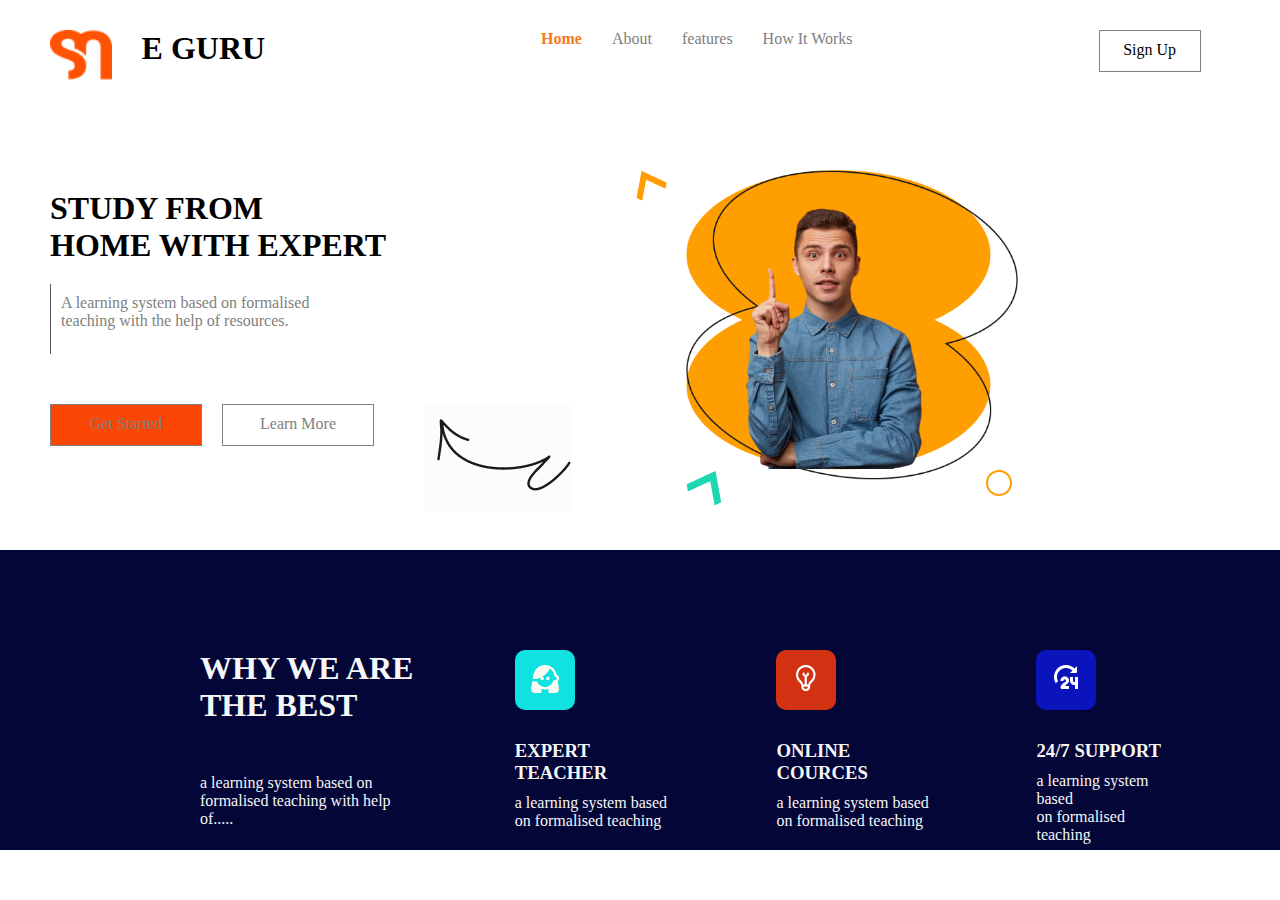
<file: Project-1/HTML/E-GURU.html>
<!DOCTYPE html>
<html lang="en">

<head>
    <meta charset="UTF-8">
    <meta name="viewport" content="width=device-width, initial-scale=1.0">
    <title>E GURU</title>
    <link rel="stylesheet" href="/Project-1/CSS/guru.css">
    <link rel="stylesheet" href="/Project-1/CSS/responsive.css">
</head>

<body>

    <div class="container">

        <!-- --------------card-1------------  -->

        <div class="card card-1">

            <img class="none" src="/Project-1/Images/menu-icon.png" alt="">
            <div class="logo">
                <img src="/Project-1/Images/logo.png" alt="">
                <h1> E GURU </h1>
            </div>
            <ul class="hide">
                <li class="bold">Home</li>
                <li>About</li>
                <li>features</li>
                <li>How It Works</li>

            </ul>
            <div class="btn">Sign Up</div>
            <img class="profile" src="/Project-1/Images/user-profile.png" alt="">

        </div>

        <!-- --------------card-2------------  -->

        <div class=" card card-2">

            <div class="flex">

                <div class="part-1">
                    <h1>STUDY FROM <br> HOME WITH EXPERT</h1>

                    <ul>
                        <div class="line"></div>
                        <p>A learning system based on formalised <br>teaching with the help of resources. </p>
                    </ul>
                </div>
                <div class="part-2">
                    <img class="orange-arrow" src="/Project-1/Images/orange-arrow.png" alt="">
                    <img class="image-bg" src="/Project-1/Images/main-image-bg.png" alt="">
                    <img class="image-pattern" src="/Project-1/Images/main-image-pattern.png" alt="">
                    <img class="main-image" src="/Project-1/Images/main-image.png" alt="">
                    <img class="green-arrow" src="/Project-1/Images/green-arrow.png" alt="">
                    <img class="circle" src="/Project-1/Images/circle.png" alt="">

                </div>

            </div>
            <div class="part-3">


                <div class="btn-1">Get Started</div>
                <div class="btn-2">Learn More</div>
                <img src="/Project-1/Images/curve-arrow.png" alt="">

            </div>

        </div>

        <!-- --------------card-3------------  -->

        <div class="card card-3">


            <div class="box-1">
                <h1>WHY WE ARE <br>THE BEST</h1>
                <p>a learning system based on <br> formalised teaching with help of.....</p>

            </div>
            <div class="box-2">
                <div class="bc-1"><img src="/Project-1/Images/vector3.png" alt=""></div>

                <h3>EXPERT TEACHER</h3>
                <P>a learning system based <br>on formalised teaching</P>

            </div>
            <div class="box-2">
                <div class="bc-2"><img src="/Project-1/Images/vector2.png" alt=""></div>
                <h3>ONLINE COURCES</h3>
                <P>a learning system based <br>on formalised teaching</P>
            </div>
            <div class="box-2">
                <div class="bc-3"><img src="/Project-1/Images/vector1.png" alt=""></div>

                <h3>24/7 SUPPORT</h3>
                <P>a learning system based <br>on formalised teaching</P>
            </div>
        </div>

    </div>
</body>

</html>
</file>
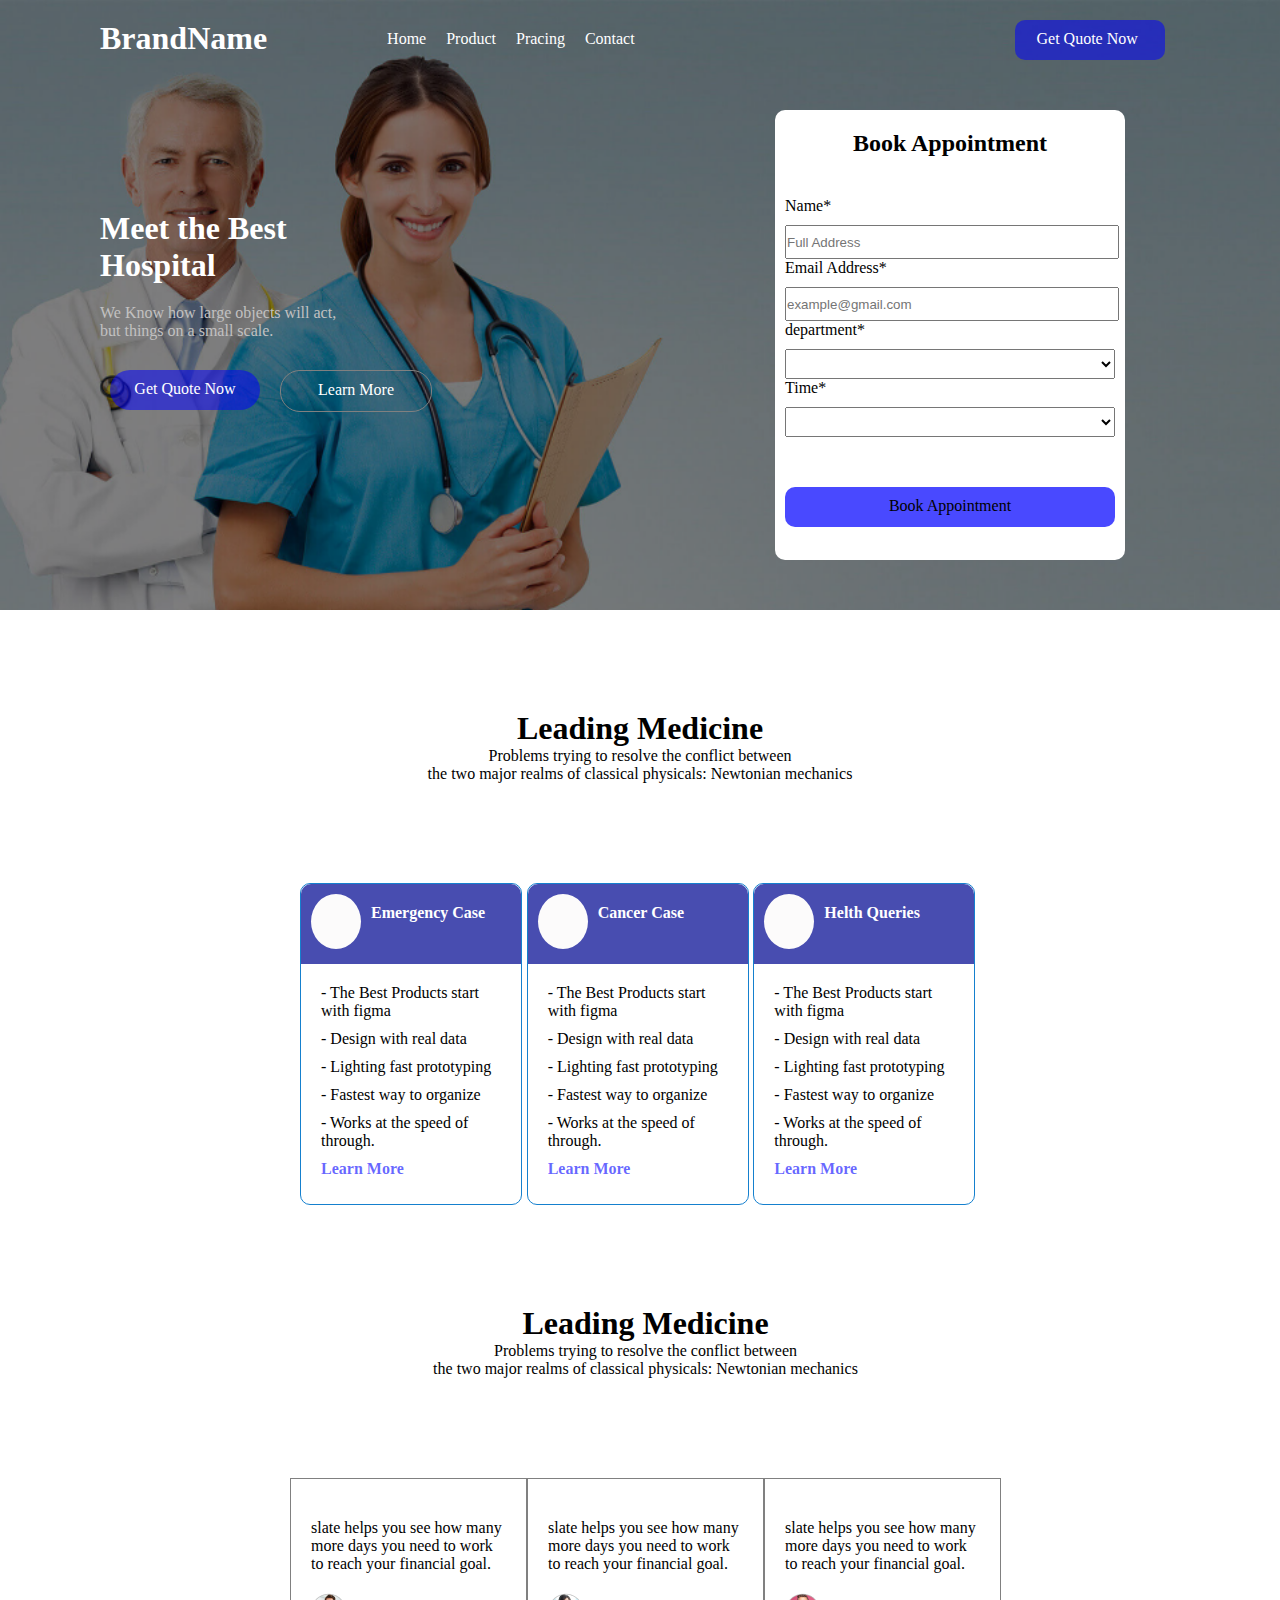
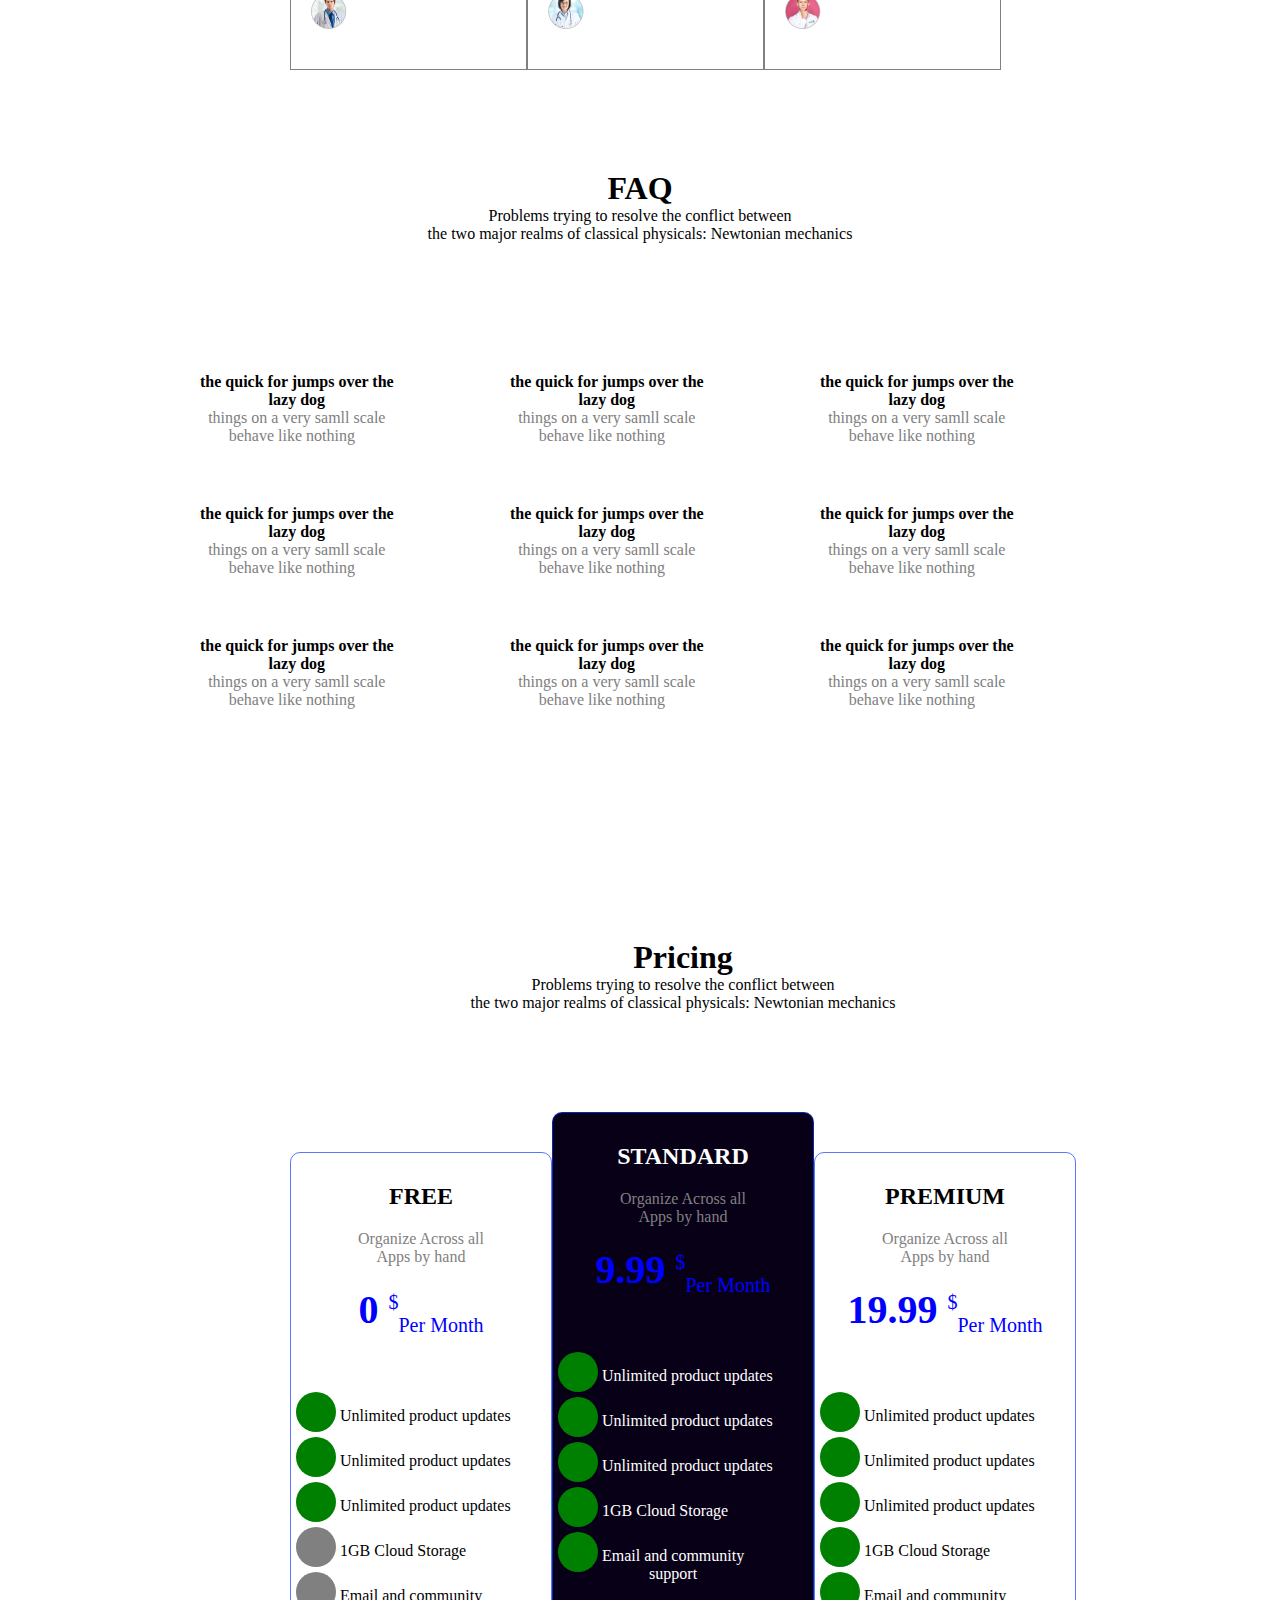
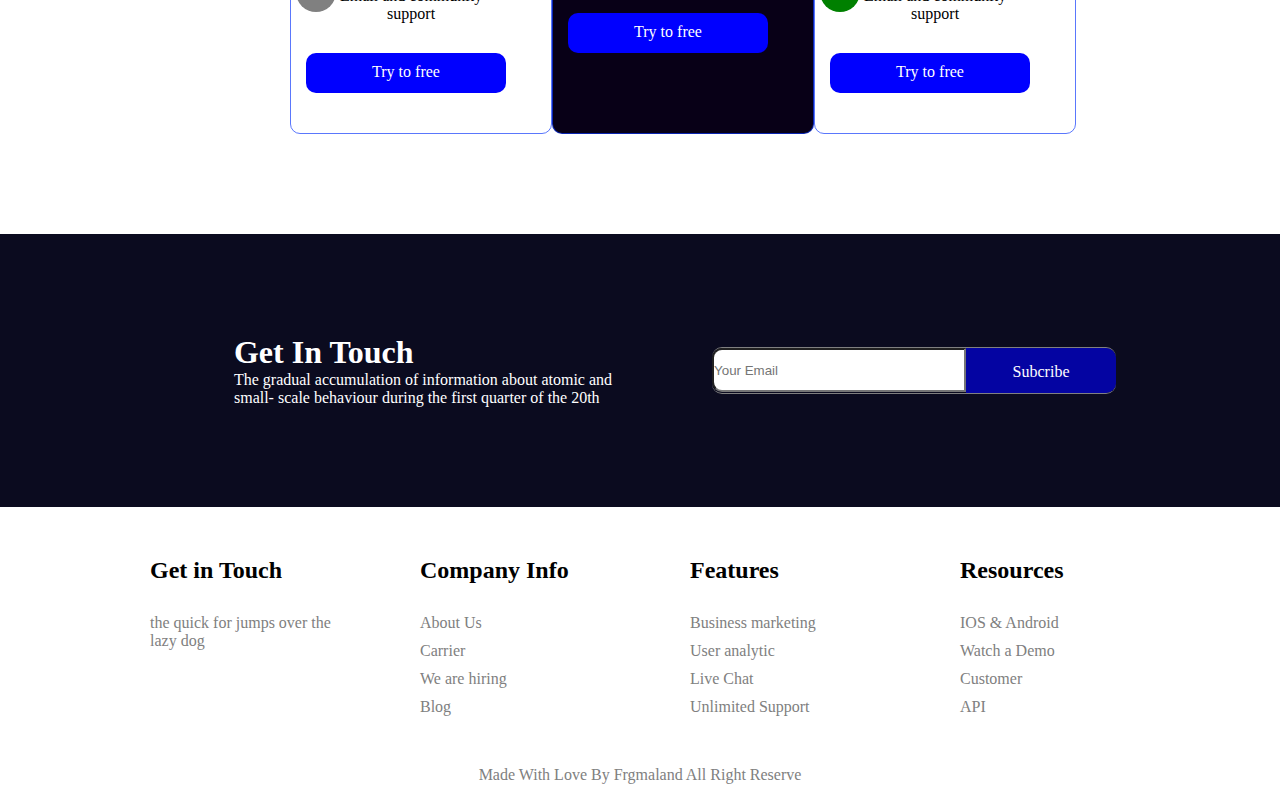
<file: Project-2/HTML/hospital.html>
<!DOCTYPE html>
<html lang="en">

<head>
    <meta charset="UTF-8">
    <meta name="viewport" content="width=device-width, initial-scale=1.0">
    <title>Hospital System</title>
    <link rel="stylesheet" href="https://cdnjs.cloudflare.com/ajax/libs/font-awesome/6.4.0/css/all.min.css"
        integrity="sha512-iecdLmaskl7CVkqkXNQ/ZH/XLlvWZOJyj7Yy7tcenmpD1ypASozpmT/E0iPtmFIB46ZmdtAc9eNBvH0H/ZpiBw=="
        crossorigin="anonymous" referrerpolicy="no-referrer" />

    <link rel="stylesheet" href="/Project-2/CSS/hospital.css">
</head>

<body>

    <div class="">
        <!------------------box-1----------------------- -->
        <div class=" box box-1">
            <nav>
                <h1>BrandName</h1>
                <ul>
                    <li>Home</li>
                    <li>Product</li>
                    <li>Pracing</li>
                    <li>Contact</li>
                </ul>
                <div class="btn">Get Quote Now <i class=" green fa-solid fa-arrow-right"></i></div>
            </nav>


            <div class="card-1">
                <h1>
                    Meet the Best <br>Hospital</h1>
                <p>We Know how large objects will act, <br>but things on a small scale.</p>

                <span>
                    <div class="btn-1">Get Quote Now</div>
                    <div class="btn-2">Learn More</div>
                </span>
            </div>


            <div class="card-2">

                <form action="#">
                    <h2>Book Appointment</h2>
                    <label for="name">Name*</label>
                    <input type="text" placeholder="Full Address" id="name">

                    <label for="email">Email Address*</label>
                    <input type="email" placeholder="example@gmail.com" id="email">

                    <span>department*</span><select name="" id="">
                        <option value=""></option>
                    </select>
                    <span>Time*</span><select name="" id="">
                        <option value=""></option>
                    </select>

                    <div class="btn-3">Book Appointment</div>

                </form>
                </form>
            </div>


        </div>


        <!-- -------------box-2----------------------- -->

        <div class="box  box-2">

            <div class="madicine">
                <h1>Leading Medicine</h1>
                <p class="h1">Problems trying to resolve the conflict between <br> the two major realms of classical
                    physicals: Newtonian mechanics</p>

            </div>
            <div class="emergency">

                <div class="top-card">
                    <p><i class=" green fa-regular fa-user"></i></p>
                    <h4>Emergency Case</h4>
                </div>
                <ul>
                    <li>- The Best Products start with figma</li>
                    <li>- Design with real data</li>
                    <li>- Lighting fast prototyping</li>
                    <li>- Fastest way to organize</li>
                    <li>- Works at the speed of through.</li>
                    <li class="text">Learn More</li>
                </ul>



            </div>
            
            <div class="cancer">

                <div class="top-card">
                    <p><i class=" green fa-regular fa-user"></i></p>
                    <h4>Cancer Case</h4>
                </div>
                <ul>
                    <li>- The Best Products start with figma</li>
                    <li>- Design with real data</li>
                    <li>- Lighting fast prototyping</li>
                    <li>- Fastest way to organize</li>
                    <li>- Works at the speed of through.</li>
                    <li class="text">Learn More</li>
                </ul>

            </div>

            <div class="helth">

                <div class="top-card">
                    <p><i class=" green fa-regular fa-user"></i></p>
                    <h4>Helth Queries</h4>
                </div>
                <ul>
                    <li>- The Best Products start with figma</li>
                    <li>- Design with real data</li>
                    <li>- Lighting fast prototyping</li>
                    <li>- Fastest way to organize</li>
                    <li>- Works at the speed of through.</li>
                    <li class="text">Learn More</li>
                </ul>

            </div>






        </div>

        <!-- -------------box-3----------------------- -->

        <div class="box box-3">


            <div class="madicine">
                <h1>Leading Medicine</h1>
                <p class="h1">Problems trying to resolve the conflict between <br> the two major realms of classical
                    physicals: Newtonian mechanics</p>

            </div>

            <div class="star star-1">

                <ul>
                    <li><i class=" green fa-sharp fa-solid fa-star"></i></li>
                    <li><i class=" green fa-sharp fa-solid fa-star"></i></li>
                    <li><i class=" green fa-sharp fa-solid fa-star"></i></li>
                    <li><i class=" green fa-sharp fa-regular fa-star"></i></li>
                </ul>
                <p>slate helps you see how many more days you need to work to reach your financial goal.</p>
                <img src="/Project-2/Images/user1.png" alt="">

            </div>
            <div class="star star-2">
                <ul>
                    <li><i class=" green fa-sharp fa-solid fa-star"></i></li>
                    <li><i class=" green fa-sharp fa-solid fa-star"></i></li>
                    <li><i class=" green fa-sharp fa-solid fa-star"></i></li>
                    <li><i class=" green fa-sharp fa-regular fa-star"></i></li>
                </ul>
                <p>slate helps you see how many more days you need to work to reach your financial goal.</p>
                <img src="/Project-2/Images/user2.png" alt="">
            </div>
            <div class="star star-3">

                <ul>
                    <li><i class=" green fa-sharp fa-solid fa-star"></i></li>
                    <li><i class=" green fa-sharp fa-solid fa-star"></i></li>
                    <li><i class=" green fa-sharp fa-solid fa-star"></i></li>
                    <li><i class=" green fa-sharp fa-regular fa-star"></i></li>
                </ul>
                <p>slate helps you see how many more days you need to work to reach your financial goal.</p>
                <img src="/Project-2/Images/user3.png" alt="">
            </div>






        </div>
        <!-- -------------box-4----------------------- -->

        <div class="box box-4">


            <div class="madicine">
                <h1>FAQ</h1>
                <p class="h1">Problems trying to resolve the conflict between <br> the two major realms of classical
                    physicals: Newtonian mechanics</p>


                <div class="flex">
                    <div class="item item-1">
                        <ul>
                            <li><i class=" green fa-regular fa-greater-than"></i></li>
                            <li>
                                <p>the quick for jumps over the <br> lazy dog</p>
                                <span>things on a very samll
                                    scale <br> behave like nothing</span>
                            </li>
                        </ul>
                    </div>
                    <div class="item item-1">
                        <ul>
                            <li><i class=" green fa-regular fa-greater-than"></i></li>
                            <li>
                                <p>the quick for jumps over the <br> lazy dog</p>
                                <span>things on a very samll
                                    scale <br> behave like nothing</span>
                            </li>
                        </ul>
                    </div>
                    <div class="item item-1">
                        <ul>
                            <li><i class=" green fa-regular fa-greater-than"></i></li>
                            <li>
                                <p>the quick for jumps over the <br> lazy dog</p>
                                <span>things on a very samll
                                    scale <br> behave like nothing</span>
                            </li>
                        </ul>
                    </div>
                    <div class="item item-1">
                        <ul>
                            <li><i class=" green fa-regular fa-greater-than"></i></li>
                            <li>
                                <p>the quick for jumps over the <br> lazy dog</p>
                                <span>things on a very samll
                                    scale <br> behave like nothing</span>
                            </li>
                        </ul>
                    </div>
                    <div class="item item-1">
                        <ul>
                            <li><i class=" green fa-regular fa-greater-than"></i></li>
                            <li>
                                <p>the quick for jumps over the <br> lazy dog</p>
                                <span>things on a very samll
                                    scale <br> behave like nothing</span>
                            </li>
                        </ul>
                    </div>
                    <div class="item item-1">
                        <ul>
                            <li><i class=" green fa-regular fa-greater-than"></i></li>
                            <li>
                                <p>the quick for jumps over the <br> lazy dog</p>
                                <span>things on a very samll
                                    scale <br> behave like nothing</span>
                            </li>
                        </ul>
                    </div>
                    <div class="item item-1">
                        <ul>
                            <li><i class=" green fa-regular fa-greater-than"></i></li>
                            <li>
                                <p>the quick for jumps over the <br> lazy dog</p>
                                <span>things on a very samll
                                    scale <br> behave like nothing</span>
                            </li>
                        </ul>
                    </div>
                    <div class="item item-1">
                        <ul>
                            <li><i class=" green fa-regular fa-greater-than"></i></li>
                            <li>
                                <p>the quick for jumps over the <br> lazy dog</p>
                                <span>things on a very samll
                                    scale <br> behave like nothing</span>
                            </li>
                        </ul>
                    </div>
                    <div class="item item-1">
                        <ul>
                            <li><i class=" green fa-regular fa-greater-than"></i></li>
                            <li>
                                <p>the quick for jumps over the <br> lazy dog</p>
                                <span>things on a very samll
                                    scale <br> behave like nothing</span>
                            </li>
                        </ul>
                    </div>
                </div>


            </div>
        </div>

        <!-- -------------box-5----------------------- -->

        <div class="box box-5">
            <div class="madicine">
                <h1>Pricing</h1>
                <p class="h1">Problems trying to resolve the conflict between <br> the two major realms of classical
                    physicals: Newtonian mechanics</p>
            </div>





            <div class="card box11">
                <h2>FREE</h2>
                <p>Organize Across all <br> Apps by hand</p>
                <h3>0 <sup>$</sup><sub>Per Month</sub></h3>


                <ul>
                    <i class=" green fa-solid fa-check"></i>
                    <p>Unlimited product updates</p>
                </ul>

                <ul>
                    <i class="green  fa-solid fa-check"></i>
                    <p>Unlimited product updates</p>
                </ul>
                <ul>
                    <i class="green fa-solid fa-check"></i>
                    <p>Unlimited product updates</p>
                </ul>
                <ul>
                    <i class=" gray fa-solid fa-check"></i>
                    <p>1GB Cloud Storage</p>
                </ul>
                <ul>
                    <i class=" gray fa-solid fa-check"></i>
                    <p>Email and community <br> support</p>
                </ul>


                <div class="btn">Try to free</div>




            </div>

            <div class="card box12">
                <h2>STANDARD</h2>
                <p>Organize Across all <br> Apps by hand</p>
                <h3>9.99 <sup>$</sup><sub>Per Month</sub></h3>


                <ul>
                    <i class=" green fa-solid fa-check"></i>
                    <p>Unlimited product updates</p>
                </ul>

                <ul>
                    <i class=" green fa-solid fa-check"></i>
                    <p>Unlimited product updates</p>
                </ul>
                <ul>
                    <i class=" green fa-solid fa-check"></i>
                    <p>Unlimited product updates</p>
                </ul>
                <ul>
                    <i class="green  fa-solid fa-check"></i>
                    <p>1GB Cloud Storage</p>
                </ul>
                <ul>
                    <i class=" green  fa-solid fa-check"></i>
                    <p>Email and community <br> support</p>
                </ul>


                <div class="btn">Try to free</div>




            </div>

            <div class="card box13">
                <h2>PREMIUM</h2>
                <p>Organize Across all <br> Apps by hand</p>
                <h3>19.99 <sup>$</sup><sub>Per Month</sub></h3>


                <ul>
                    <i class=" green fa-solid fa-check"></i>
                    <p>Unlimited product updates</p>
                </ul>

                <ul>
                    <i class=" green fa-solid fa-check"></i>
                    <p>Unlimited product updates</p>
                </ul>
                <ul>
                    <i class=" green fa-solid fa-check"></i>
                    <p>Unlimited product updates</p>
                </ul>
                <ul>
                    <i class="green  fa-solid fa-check"></i>
                    <p>1GB Cloud Storage</p>
                </ul>
                <ul>
                    <i class="green  fa-solid fa-check"></i>
                    <p>Email and community <br> support</p>
                </ul>


                <div class="btn">Try to free</div>










            </div>





        </div>
        <!-- -------------box-6----------------------- -->

        <div class="box box-6">

            <div class="item1">
                <h1>Get In Touch</h1>
                <p>The gradual accumulation of information about atomic and <br> small- scale behaviour during the first
                    quarter of the 20th</p>

            </div>
            <div class="item1 flex">

                <input type="email" placeholder="Your Email">
                <div class="sub">Subcribe</div>
            </div>

        </div>

        <!-- -------------box-7----------------------- -->

        <div class="box box-7">
            <div class="footer-card">
                <h2>Get in Touch</h2>
                <ul>
                    <li>the quick for jumps over the <br> lazy dog</li>
                    <li>
                        <i class="fa-brands fa-facebook"></i>
                        <i class="fa-brands fa-instagram"></i>
                        <i class="fa-brands fa-twitter"></i>
                    </li>
                </ul>

            </div>


            <div class="footer-card">
                <h2>Company Info </h2>
                <ul>

                    <li>About Us</li>
                    <li>Carrier</li>
                    <li>We are hiring</li>
                    <li>Blog</li>
                </ul>
            </div>

            <div class="footer-card">
                <h2>Features</h2>

                <ul>
                    <li>Business marketing</li>
                    <li>User analytic</li>
                    <li>Live Chat</li>
                    <li>Unlimited Support</li>
                </ul>
            </div>


            <div class="footer-card">
                <h2>Resources</h2>
                <ul>
                    <li>IOS & Android</li>
                    <li>Watch a Demo</li>
                    <li>Customer</li>
                    <li>API</li>
                </ul>
            </div>

        </div>
        <div class="box box-8">Made With Love By Frgmaland All Right Reserve</div>
    </div>

</body>

</html>
</file>
<file: Project-1/CSS/guru.css>
* {
    padding: 0;
    margin: 0;

}

.container {
    display: grid;
    width: 100%;
    grid-template-rows: 150px 400px 300px;

}

.container .profile {
    display: none;
    height: 50px;
}

.container .none {
    display: none;
}

/* -------------card-1  --------- */
.container .card-1 {
    display: flex;
    padding-top: 30px;
    padding-left: 50px;

}

.card-1 .logo {
    display: flex;

}

.card-1 .logo img {
    height: 50px;
    margin-right: 30px;

}

.container .card-1 ul {
    display: flex;
    list-style: none;
    margin-left: 20%;
    color: gray;

}

.card-1 ul li {
    margin-left: 30px;
}

.card-1 ul .bold {
    font-weight: bold;
    color: rgb(248, 120, 28);
}

.card-1 .btn {
    border: 1px solid gray;
    height: 30px;
    width: 100px;
    text-align: center;
    padding-top: 10px;
    margin-left: 20%;
}



/* --------------card-2------------ */

/* -----part-1------ */
.card-2 .part-1 {
    padding-left: 50px;
    margin-top: 20px;

}

.card-2 .part-1 ul {
    list-style: none;
    display: flex;
    margin-top: 20px;
}

.card-2 .part-1 ul .line {
    height: 70px;
    width: 1px;
    background-color: rgb(92, 91, 91);
}

.card-2 .part-1 ul p {
    margin-top: 10px;
    margin-left: 10px;
    color: gray;
}


/* -----part-2------ */

.card-2 {

    padding-top: 20px;
}

.card-2 .flex {
    display: flex;
}

.card-2 .part-2 {
    position: relative;

}

.card-2 .part-2 .orange-arrow {
    position: absolute;

    left: 250px;


}

.card-2 .part-2 .image-bg {
    position: absolute;
    left: 300px;
    height: 300px;


}

.card-2 .part-2 .image-pattern {

    position: absolute;
    left: 300px;

    height: 310px;


}

.card-2 .part-2 .main-image {
    position: absolute;
    left: 350px;
    top: 30px;
    /* height: 300px; */
}

.card-2 .part-2 .green-arrow {
    position: absolute;
    top: 300px;
    left: 300px;


}

.card-2 .part-2 .circle {
    position: absolute;
    top: 300px;
    /* right: 300px; */
    left: 600px;
}

/* -----part-3------ */


.card-2 .part-3 {
    display: flex;
    margin-left: 50px;
    margin-top: 50px;
}


.card-2 .part-3 .btn-1 {
    height: 30px;
    width: 150px;
    text-align: center;
    padding-top: 10px;

    background-color: #fb4605;
    border: 1px solid gray;
    color: gray;


}


.card-2 .part-3 .btn-2 {
    height: 30px;
    width: 150px;
    text-align: center;
    padding-top: 10px;

    background-color: #fff;
    border: 1px solid gray;
    color: gray;
    margin-left: 20px;

}

.card-2 .part-3 img {
    margin-left: 50px;
}



/* -----card-3------ */

.card-3 {
    display: flex;
    background-color: #020536fe;
    padding: 100px;
    color: rgb(246, 246, 246);

}

.card-3 .box-1,
.box-2 {
    margin-left: 100px;
}

.card-3 .box-2 .bc-1 {
    height: 45px;
    background-color: rgb(16, 225, 225);
    width: 60px;
    text-align: center;
    padding-top: 15px;
    border-radius: 10px;
    margin-bottom: 30px;
}

.card-3 .box-2 .bc-2 {
    height: 45px;
    background-color: rgba(238, 55, 14, 0.882);
    width: 60px;
    text-align: center;
    padding-top: 15px;
    border-radius: 10px;
    margin-bottom: 30px;

}

.card-3 .box-2 .bc-3 {
    height: 45px;
    background-color: rgba(12, 22, 208, 0.879);
    width: 60px;
    text-align: center;
    padding-top: 15px;
    border-radius: 10px;
    margin-bottom: 30px;

}

.card-3 .box-1 p {
    margin-top: 50px;
}

.card-3 .box-2 p {
    margin-top: 10px;
}
</file>
<file: Project-1/CSS/responsive.css>
@media screen and (max-width:920px) {

    .container .card-1 .logo {
        margin-left: 30%;
        margin-right: 30%;

    }

    .container .card-1 .none {
        display: block;
        height: 40px;
    }

    .container .card-1 .profile {
        display: block;
    }

    .container .card-1 .btn {
        display: none;

    }

    .container .card-1 .hide {
        display: none;

    }

    .card-2 .flex {
        display: flex;
        flex-direction: column;
    }

    .card-2 .part-2 {
        position: relative;

    }

    .card-2 .part-2 .orange-arrow {
        position: absolute;

        left: 80px;
        top: 30px;
    }

    .card-2 .part-2 .image-bg {
        position: absolute;
        left: 90px;
        top: 30px;


    }

    .card-2 .part-2 .image-pattern {

        position: absolute;
        left: 90px;
        top: 20px;
    }

    .card-2 .part-2 .main-image {
        position: absolute;
        left: 140px;
        top: 60px;

    }

    .card-2 .part-2 .green-arrow {
        position: absolute;
        left: 50px;
    }

    .card-2 .part-2 .circle {
        position: absolute;
        left: 380px;

     }

    .card-2 .part-3 {
        margin-top: 400px;

    }

    .card-3 {
        display: flex;
        flex-direction: column;
        /* width: 100%; */
        height: 750px;
        margin-top: 300px;
        text-align: center;
    }

    .card-3 .bc-1,
    .bc-2,
    .bc-3 {
        margin-left: 250px;
        margin-top: 50px;
    }


}
</file>
<file: Project-2/CSS/hospital.css>
* {
    padding: 0;
    margin: 0;
}

.container {
    border: 2px solid black;
    display: grid;
    height: 100%;
    width: 100%;
}



/* ------------------box-1----------------------- -- */
.box-1 {
    background: url('/Project-2/Images/background.png');
    background-repeat: no-repeat;
    background-size: cover;
    height: 100%;
    width: 1350px;
    display: grid;
    grid-template-columns: repeat(2, 1fr);
}

.box-1 nav {
    /* border: 2px solid red; */
    grid-column-start: 1;
    grid-column-end: 4;
    display: flex;
    padding-top: 20px;
}

.box-1 nav h1 {
    color: white;
    margin-left: 100px;
}

.box-1 nav ul {
    list-style: none;
    display: flex;
    margin-left: 100px;
    margin-top: 10px;
    color: white;
}

.box-1 nav ul li {
    margin-left: 20px;
}

.box-1 .btn {
    margin-left: 380px;
    background-color: rgba(0, 0, 255, 0.539);

    color: white;

    height: 30px;
    text-align: center;

    padding-top: 10px;
    width: 150px;
    border-radius: 10px;
}

.box-1 .btn i {
    color: white;
    margin-left: 5px;
}

/* ------------------box-1------card-1----------------------- -- */


.box-1 .card-1 {
    /* border: 2px solid red; */
    grid-column-start: 1;
    grid-column-end: 2;
}

.box-1 .card-2 {
    /* border: 2px solid red; */
    grid-column-start: 2;
    grid-column-end: 4;
}

.box-1 .card-1 {
    padding-left: 100px;
    padding-top: 150px;
    color: white;
}

.box-1 .card-1 p {
    color: rgb(194, 193, 193);
    margin: 20px 0;
}

.box-1 .card-1 span {
    display: flex;
    margin-top: 30px;
    color: white;
    margin-bottom: 100px;

}

.box-1 .card-1 span .btn-1 {
    background-color: rgba(0, 0, 255, 0.529);
    height: 30px;
    text-align: center;
    padding-top: 10px;
    width: 150px;
    border-radius: 20px;
}

.box-1 .card-1 span .btn-2 {
    /* background-color: rgba(0, 0, 255, 0.354); */
    height: 30px;
    border: 1px solid gray;
    text-align: center;
    padding-top: 10px;
    width: 150px;
    border-radius: 20px;
    margin-left: 20px;
}


/* ------------------box-1------card-2----------------------- -- */

.box-1 .card-2 {
    height: 450px;
    width: 350px;
    background-color: white;
    border-radius: 10px;
    margin-left: 100px;
    margin-top: 50px;
    margin-bottom: 50px;

}

.box-1 .card-2 h2 {
    text-align: center;
    margin-top: 20px;
    margin-bottom: 40px;
}


.box-1 .card-2 input,
select {
    width: 330px;
    height: 30px;
    margin-top: 10px;
    margin-left: 10px;
}

.box-1 .card-2 label,
span {
    margin-left: 10px;

}

.box-1 .card-2 .btn-3 {
    width: 330px;
    height: 30px;
    background-color: rgba(0, 0, 255, 0.714);
    border-radius: 10px;
    text-align: center;
    padding-top: 10px;
    margin-left: 10px;
    margin-top: 50px;

}


/* ------------------box-2-------------------------*/

.box-2 {
    display: grid;
    grid-template-columns: repeat(3, 1fr);
    padding: 0 300px;

}

.box-2 .madicine {
    grid-column-start: 1;
    grid-column-end: 4;
    text-align: center;
    margin: 100px 0;
}

.box-2 .emergency,
.cancer,
.helth {
    height: 320px;


    border: 1px solid rgba(7, 121, 203, 0.944);
    width: 220px;
    border-radius: 10px;
}

.box-2 .top-card {
    background-color: #0b1196bf;
    /* border: 1px solid rgba(7, 121, 203, 0.944); */

    height: 70px;
    display: flex;
    padding-top: 10px;
    color: white;
    border-top-left-radius: 10px;
    border-top-right-radius: 10px;
}

.box-2 .top-card h4 {
    margin-top: 10px;

}

.box-2 .top-card p {
    margin: 0 10px;

    background-color: rgb(252, 251, 251);
    color: rgb(176, 176, 177);
    height: 40px;
    width: 50px;
    text-align: center;
    padding-top: 15px;
    border-radius: 50%;
    font-size: 25px;

}

.box-2 ul {
    list-style: none;
    margin: 20px 20px;
}

.box-2 ul li {
    margin-top: 10px;
}

.box-2 .text {
    color: rgba(0, 0, 255, 0.603);
    font-weight: bold;
}


/* ------------------box-3-------------------------*/
.box-3 {
    display: grid;
    grid-template-columns: repeat(3, 1fr);
    padding: 0 290px;

}

.box-3 .madicine {
    grid-column-start: 1;
    grid-column-end: 4;
    text-align: center;
    margin: 100px 0;
}

.box-3 .star {
    border: 1px solid gray;
    width: 195px;
    height: 150px;
    padding: 20px 20px;
}

.box-3 .star ul {
    list-style: none;
    display: flex;
    color: gold;
    padding-bottom: 20px;

}



.box-3 .star img {
    margin-top: 20px;
}


/* ------------------box-4-------------------------*/


.box-4 {
    display: grid;
    grid-template-columns: repeat(3, 1fr);


}

.box-4 .madicine {
    grid-column-start: 1;
    grid-column-end: 4;
    text-align: center;
    margin: 100px 0;
}

.box-4 .flex {
    display: flex;
    flex-wrap: wrap;
    margin-left: 150px;
    margin-top: 100px;
}

.box-4 .item {

    /* border: 1px solid gray; */
    width: 250px;
    /* height: 150px; */
    margin: 30px;
}

.box-4 .item ul {
    display: flex;
    list-style: none;

}

.box-4 .item i {
    margin-left: 10px;
    color: rgba(36, 132, 235, 0.731);

}

.box-4 .item p {
    font-weight: bold;
    margin-left: 10px;
}

.box-4 .item span {
    font-weight: normal;
    color: gray;
    margin-top: 20px;
}


/* ------------------box-5-------------------------*/

.box-5 {
    display: grid;
    grid-template-columns: repeat(3, 1fr);
    padding: 0 290px;

}


.box-5 .madicine {
    grid-column-start: 1;
    grid-column-end: 4;
    text-align: center;
    margin: 100px 0;

}

.box-5 .card {

    border: 1px solid rgba(12, 55, 250, 0.68);
    width: 260px;
    height: 550px;

    text-align: center;
    padding-top: 30px;
    border-radius: 10px;

}


.box-5 .card p {
    margin-top: 20px;
    color: gray;
}

.box-5 .card h3 {
    font-weight: bold;
    font-size: 40px;
    color: blue;
    margin-top: 20px;
    margin-bottom: 50px;
}

.box-5 .card sub,
sup {
    font-weight: normal;
    font-size: 20px;
}

.box-5 .card ul {
    list-style: none;
    display: flex;

}


.box-5 .card i {
    height: 30px;
    width: 40px;
    border-radius: 50%;
    text-align: center;
    padding-top: 10px;
    color: white;
    margin-top: 5px;
    margin-left: 5px;
}

.box-5 .card ul p {
    color: black;
    margin-left: 4px;
    /* font-weight: bold; */
    margin-right: 5px;

}

.box-5 .card .gray {
    background-color: gray;
}

.box-5 .card .green {

    background-color: green;
}

.box-5 .card .btn {
    height: 30px;
    width: 200px;
    background-color: blue;
    color: white;
    text-align: center;
    padding-top: 10px;
    border-radius: 10px;
    margin-top: 30px;
    /* margin-bottom: 20px; */
    margin-left: 15px;
}

.box-5 .box11,
.box13 {
    margin-top: 40px;
}

.box-5 .box12 {
    background-color: rgb(8, 0, 23);
    height: 590px;

}

.box-5 .box12 h2 {
    color: white;

}

.box-5 .box12 ul {
    color: white;

}

.box-5 .box12 ul p {
    color: white;
}

.box-5 .box12 ul i {
    background-color: green;
}

.box-5 .box13 ul i {
    background-color: green;
}


/* ------------------box-6-------------------------*/


.box-6 {
    display: flex;
    background-color: rgba(0, 0, 21, 0.958);
    width: 1350px;
    margin-top: 100px;
    padding-top: 100px;
    padding-bottom: 100px;
    justify-content: center;
    align-items: center;
    color: white;
}

.box-6 .flex {
    margin-left: 100px;
    display: flex;
    border-bottom: 1px solid gray;
    border-top: 1px solid gray;
    border-radius: 10px;
}

.box-6 .flex input {
    height: 40px;
    width: 250px;
    border-top-left-radius: 10px;
    border-bottom-left-radius: 10px;

}

.box-6 .flex .sub {
    background-color: rgba(0, 0, 255, 0.587);
    height: 30px;
    width: 150px;
    padding-top: 15px;

    text-align: center;
    border-top-right-radius: 10px;
    border-bottom-right-radius: 10px;


}

/* ------------------box-7-------------------------*/
.box-7 {

    display: grid;
    grid-template-columns: repeat(4, 1fr);
    margin: 50px;
    margin-left: 150px;



}

.box-7 .footer-card {
    /* border: 1px solid red; */
    height: 100%;
    /* padding-left: 50px; */
}

.box-7 .footer-card ul {
    list-style: none;
    color: gray;
    padding-top: 20px;
}

.box-7 .footer-card ul li i {
    color: rgb(32, 32, 251);
    margin-top: 20px;
    font-size: 20px;
}

.box-7 .footer-card ul li .fa-instagram,
.fa-twitter {
    margin-left: 10px;
}

.box-7 .footer-card li {
    margin-top: 10px;

}

/* ------------------box-8-------------------------*/
.box-8 {
    text-align: center;
    align-self: center;
    padding-bottom: 20px;
    color: gray;
}
</file>
